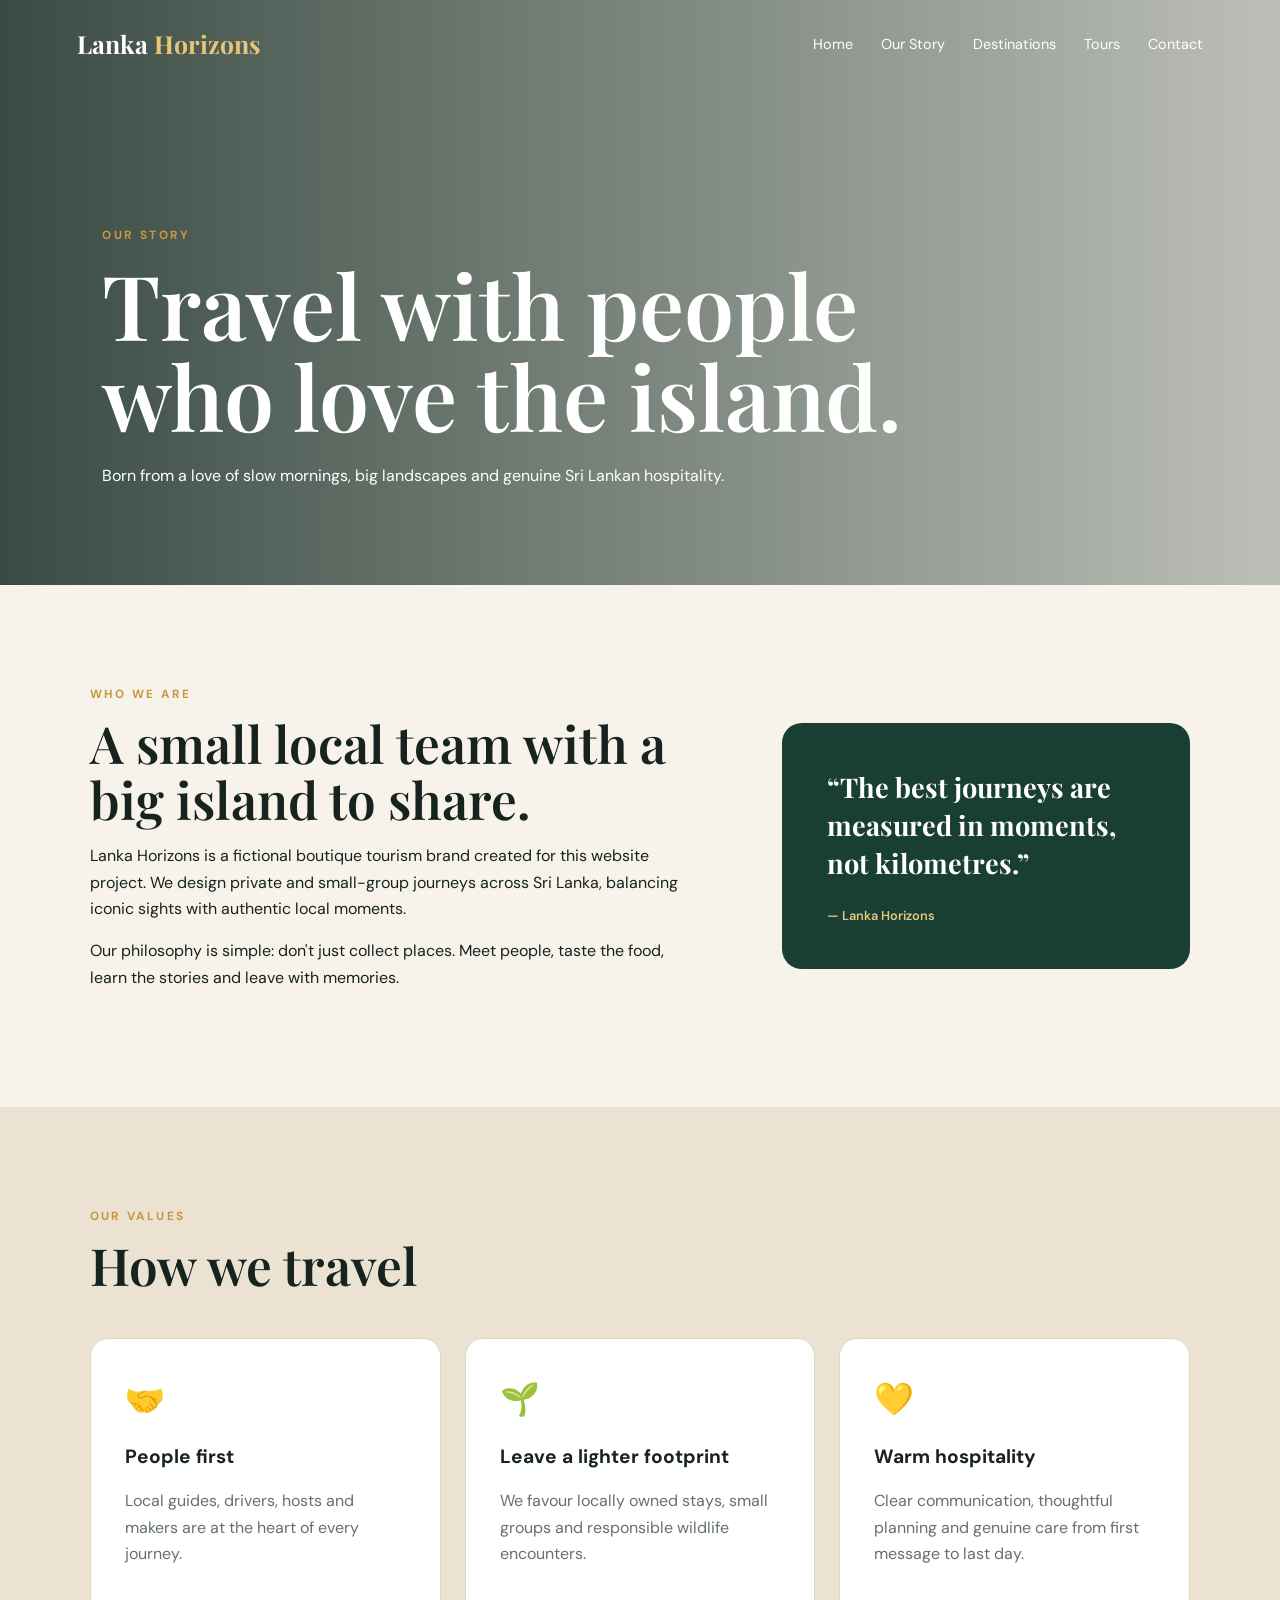
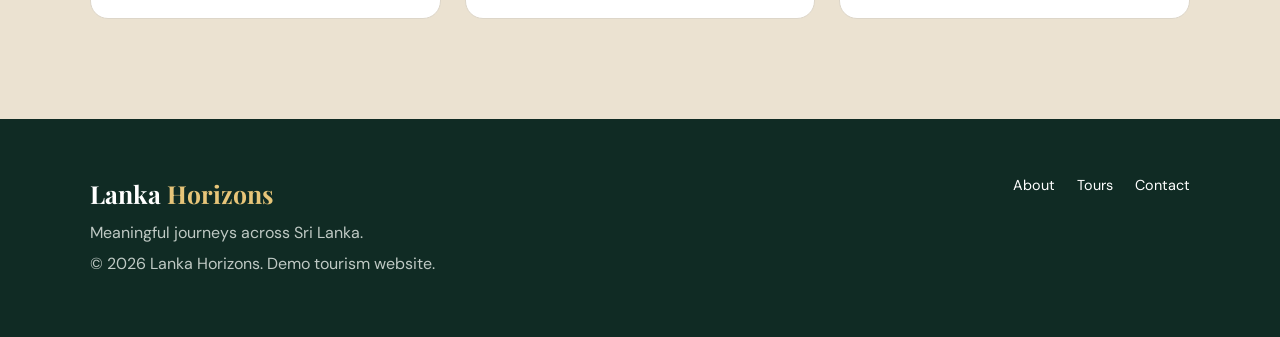
<file: about.html>
<!DOCTYPE html><html lang="en"><head><meta charset="UTF-8"><meta name="viewport" content="width=device-width,initial-scale=1"><title>About | Lanka Horizons</title><link rel="stylesheet" href="css/style.css"></head><body><div id="navbar"></div>
<section class="page-hero"><div><p class="eyebrow">OUR STORY</p><h1>Travel with people who love the island.</h1><p>Born from a love of slow mornings, big landscapes and genuine Sri Lankan hospitality.</p></div></section>
<section class="section split"><div><p class="eyebrow">WHO WE ARE</p><h2>A small local team with a big island to share.</h2><p>Lanka Horizons is a fictional boutique tourism brand created for this website project. We design private and small-group journeys across Sri Lanka, balancing iconic sights with authentic local moments.</p><p>Our philosophy is simple: don't just collect places. Meet people, taste the food, learn the stories and leave with memories.</p></div><div class="quote-box"><strong>“The best journeys are measured in moments, not kilometres.”</strong><span>— Lanka Horizons</span></div></section>
<section class="section sand"><div class="section-head"><p class="eyebrow">OUR VALUES</p><h2>How we travel</h2></div><div class="cards three"><article class="feature"><div class="icon">🤝</div><h3>People first</h3><p>Local guides, drivers, hosts and makers are at the heart of every journey.</p></article><article class="feature"><div class="icon">🌱</div><h3>Leave a lighter footprint</h3><p>We favour locally owned stays, small groups and responsible wildlife encounters.</p></article><article class="feature"><div class="icon">💛</div><h3>Warm hospitality</h3><p>Clear communication, thoughtful planning and genuine care from first message to last day.</p></article></div></section>
<div id="footer"></div><script src="js/components.js"></script><script src="js/main.js"></script></body></html>
</file>
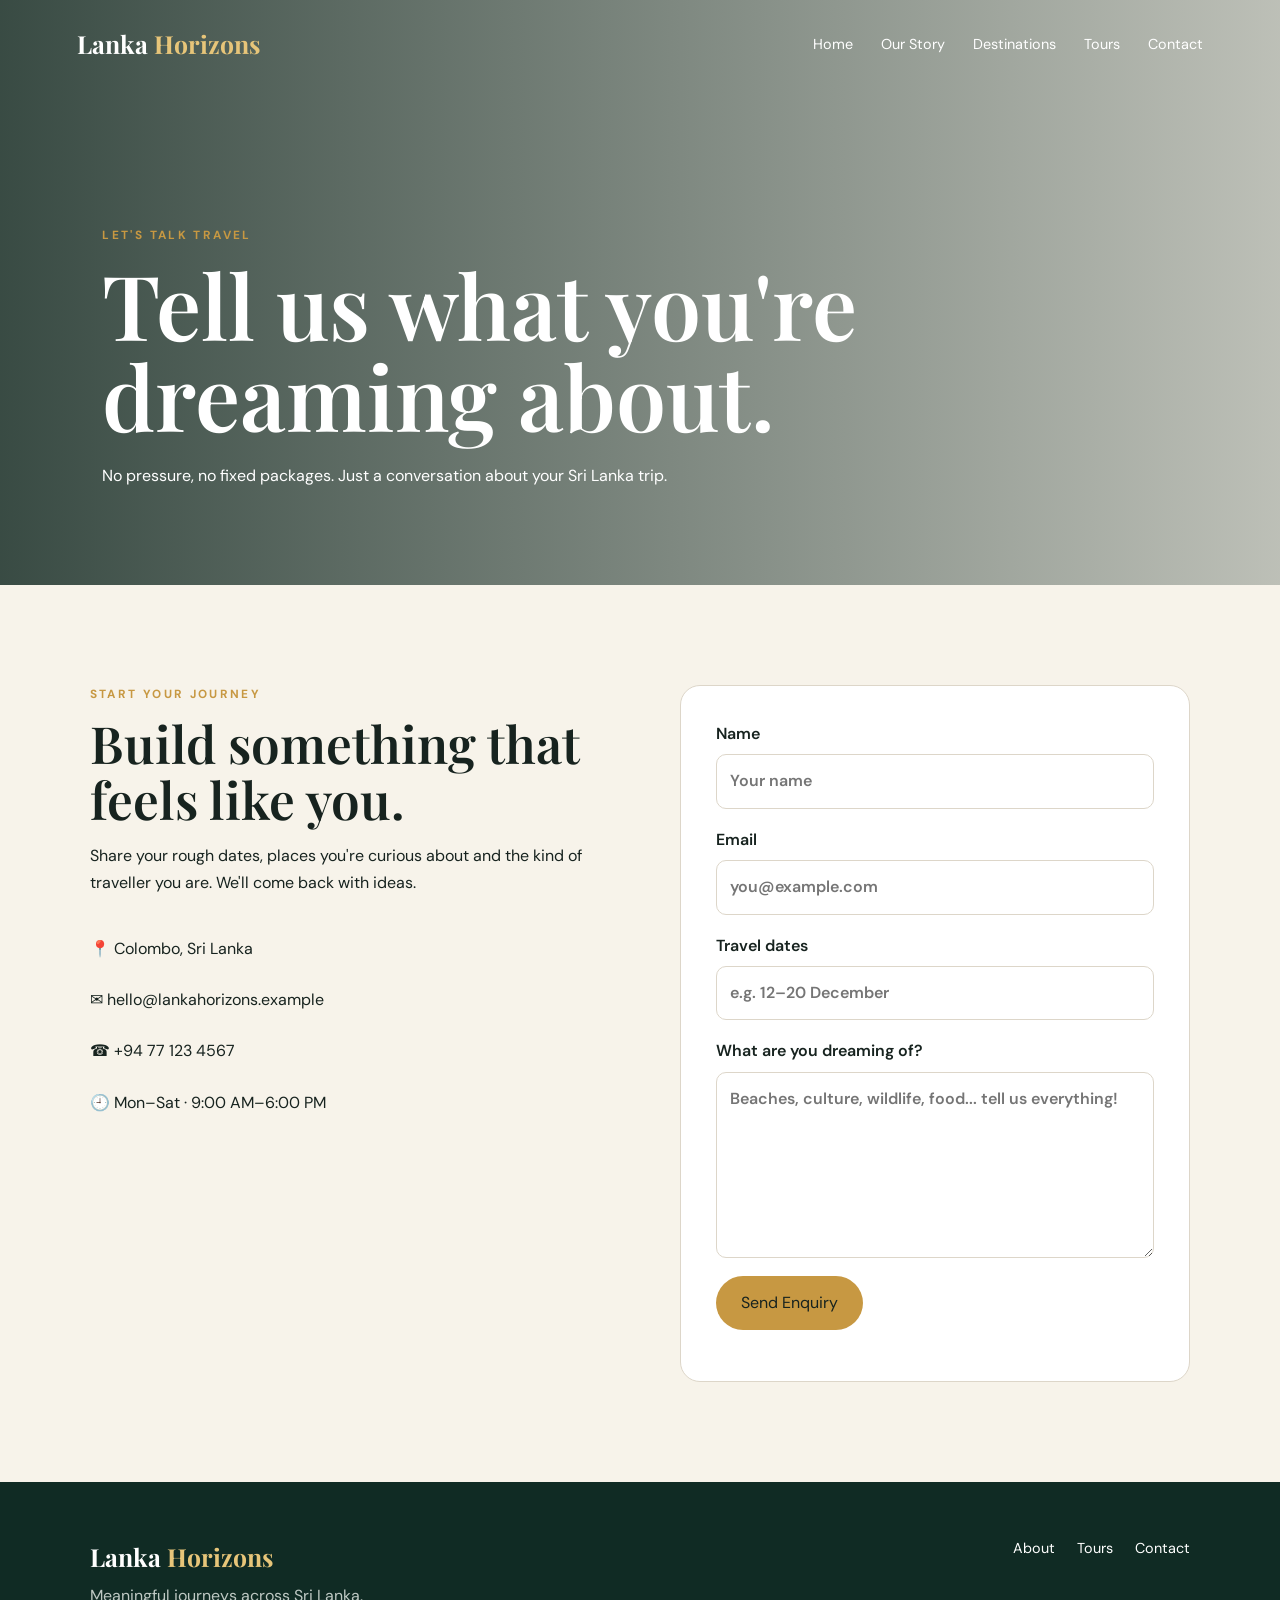
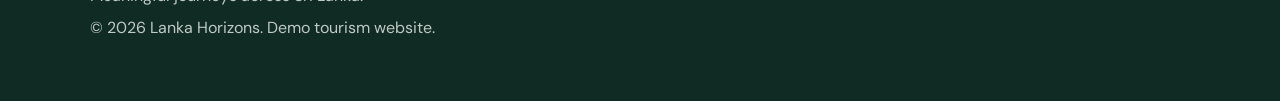
<file: contact.html>
<!DOCTYPE html><html lang="en"><head><meta charset="UTF-8"><meta name="viewport" content="width=device-width,initial-scale=1"><title>Contact | Lanka Horizons</title><link rel="stylesheet" href="css/style.css"></head><body><div id="navbar"></div>
<section class="page-hero contact-hero"><div><p class="eyebrow">LET'S TALK TRAVEL</p><h1>Tell us what you're dreaming about.</h1><p>No pressure, no fixed packages. Just a conversation about your Sri Lanka trip.</p></div></section>
<section class="section contact-grid"><div><p class="eyebrow">START YOUR JOURNEY</p><h2>Build something that feels like you.</h2><p>Share your rough dates, places you're curious about and the kind of traveller you are. We'll come back with ideas.</p><div class="contact-info"><p>📍 Colombo, Sri Lanka</p><p>✉ hello@lankahorizons.example</p><p>☎ +94 77 123 4567</p><p>🕘 Mon–Sat · 9:00 AM–6:00 PM</p></div></div>
<form id="contactForm" class="contact-form"><label>Name<input required name="name" placeholder="Your name"></label><label>Email<input required type="email" name="email" placeholder="you@example.com"></label><label>Travel dates<input name="dates" placeholder="e.g. 12–20 December"></label><label>What are you dreaming of?<textarea required name="message" rows="6" placeholder="Beaches, culture, wildlife, food... tell us everything!"></textarea></label><button class="btn primary" type="submit">Send Enquiry</button><p id="formMsg" class="form-msg"></p></form></section>
<div id="footer"></div><script src="js/components.js"></script><script src="js/main.js"></script></body></html>
</file>
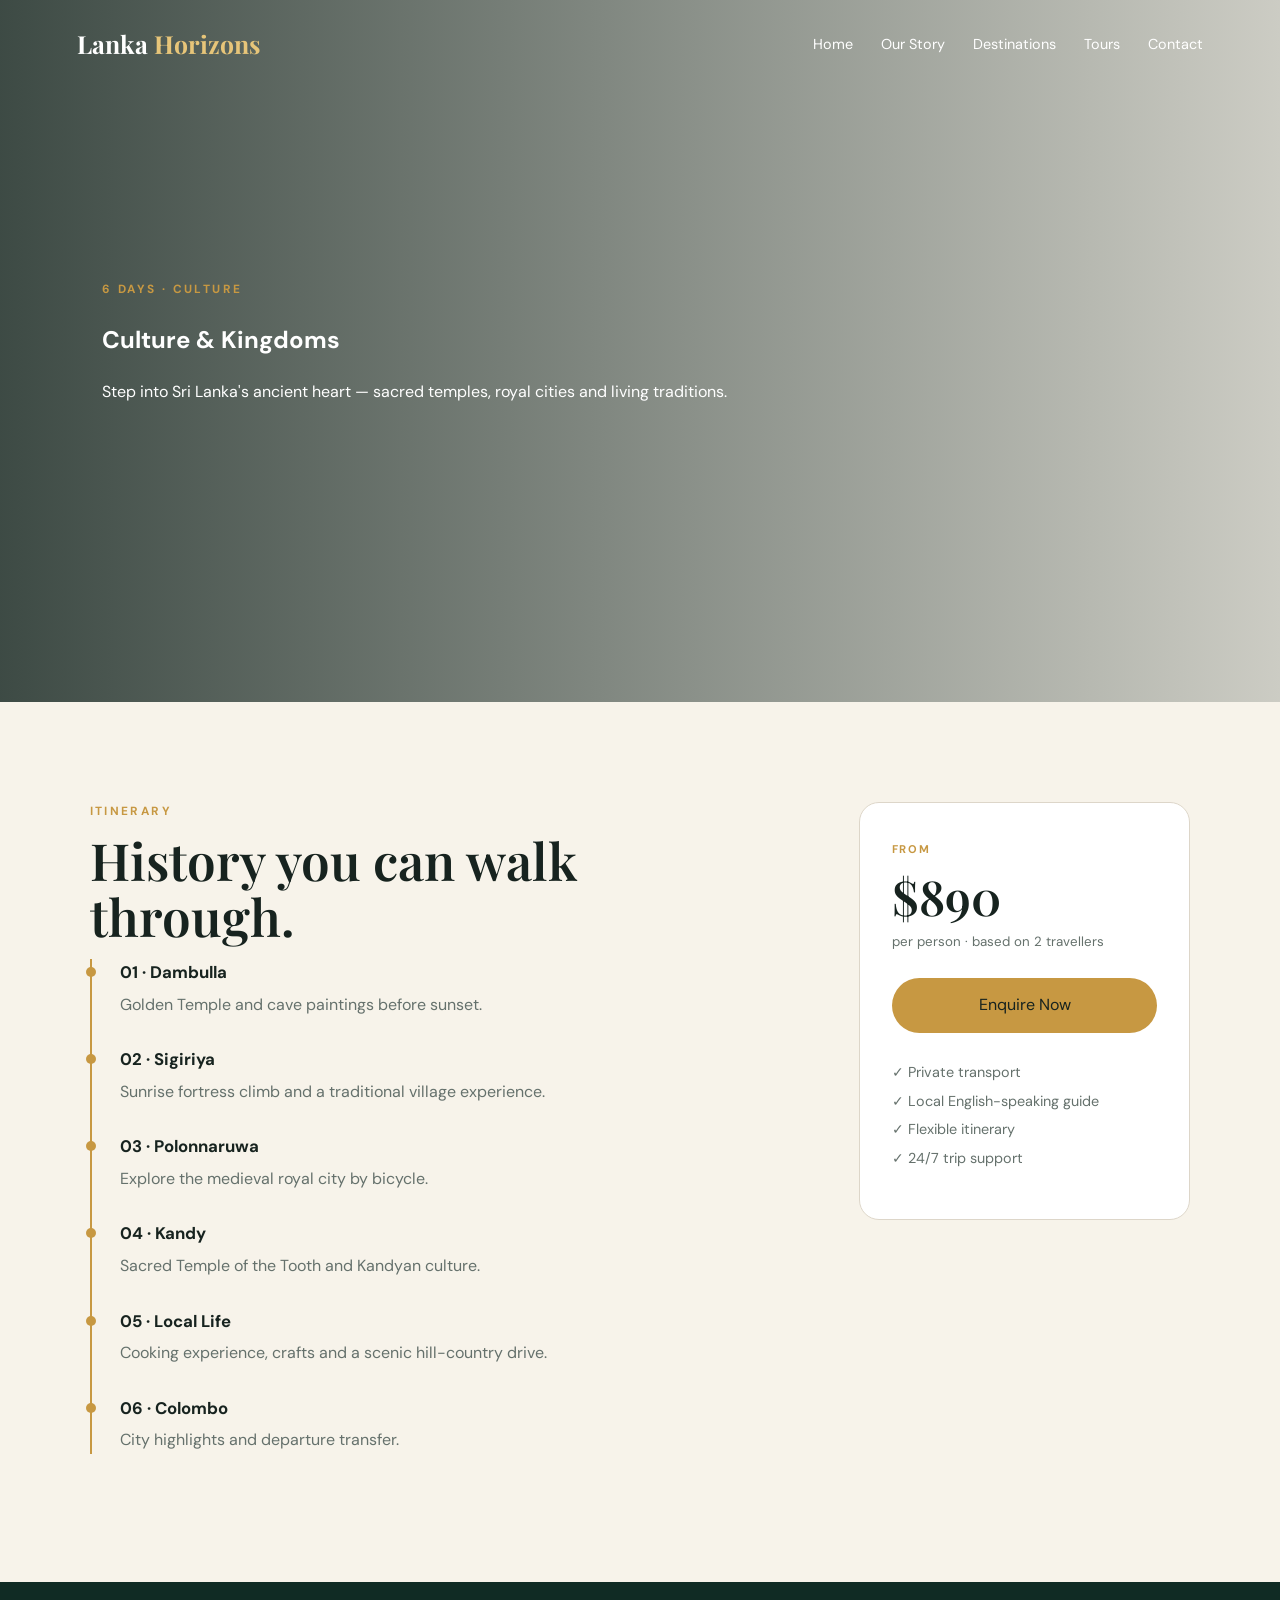
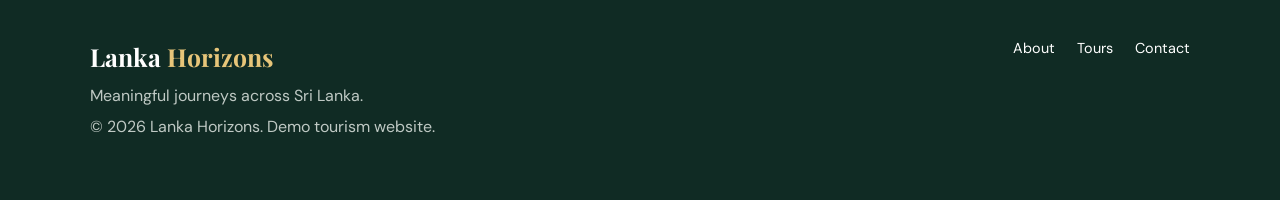
<file: tour-culture.html>
<!DOCTYPE html><html lang="en"><head><meta charset="UTF-8"><meta name="viewport" content="width=device-width,initial-scale=1"><title>Culture & Kingdoms | Lanka Horizons</title><link rel="stylesheet" href="css/style.css"></head><body><div id="navbar"></div>
<section class="tour-detail-hero" style="background-image:url('https://images.unsplash.com/photo-1548013146-72479768bada?auto=format&fit=crop&w=1800&q=90')"><div class="hero-overlay"></div><div class="hero-content"><p class="eyebrow">6 DAYS · CULTURE</p><h1>Culture & Kingdoms</h1><p>Step into Sri Lanka's ancient heart — sacred temples, royal cities and living traditions.</p></div></section>
<section class="section split tour-detail"><div><p class="eyebrow">ITINERARY</p><h2>History you can walk through.</h2><div class="timeline"><div><b>01 · Dambulla</b><p>Golden Temple and cave paintings before sunset.</p></div><div><b>02 · Sigiriya</b><p>Sunrise fortress climb and a traditional village experience.</p></div><div><b>03 · Polonnaruwa</b><p>Explore the medieval royal city by bicycle.</p></div><div><b>04 · Kandy</b><p>Sacred Temple of the Tooth and Kandyan culture.</p></div><div><b>05 · Local Life</b><p>Cooking experience, crafts and a scenic hill-country drive.</p></div><div><b>06 · Colombo</b><p>City highlights and departure transfer.</p></div></div></div><aside class="booking-card"><span>FROM</span><strong>$890</strong><small>per person · based on 2 travellers</small><a class="btn primary" href="contact.html">Enquire Now</a><p>✓ Private transport<br>✓ Local English-speaking guide<br>✓ Flexible itinerary<br>✓ 24/7 trip support</p></aside></div></section>
<div id="footer"></div><script src="js/components.js"></script><script src="js/main.js"></script></body></html>
</file>
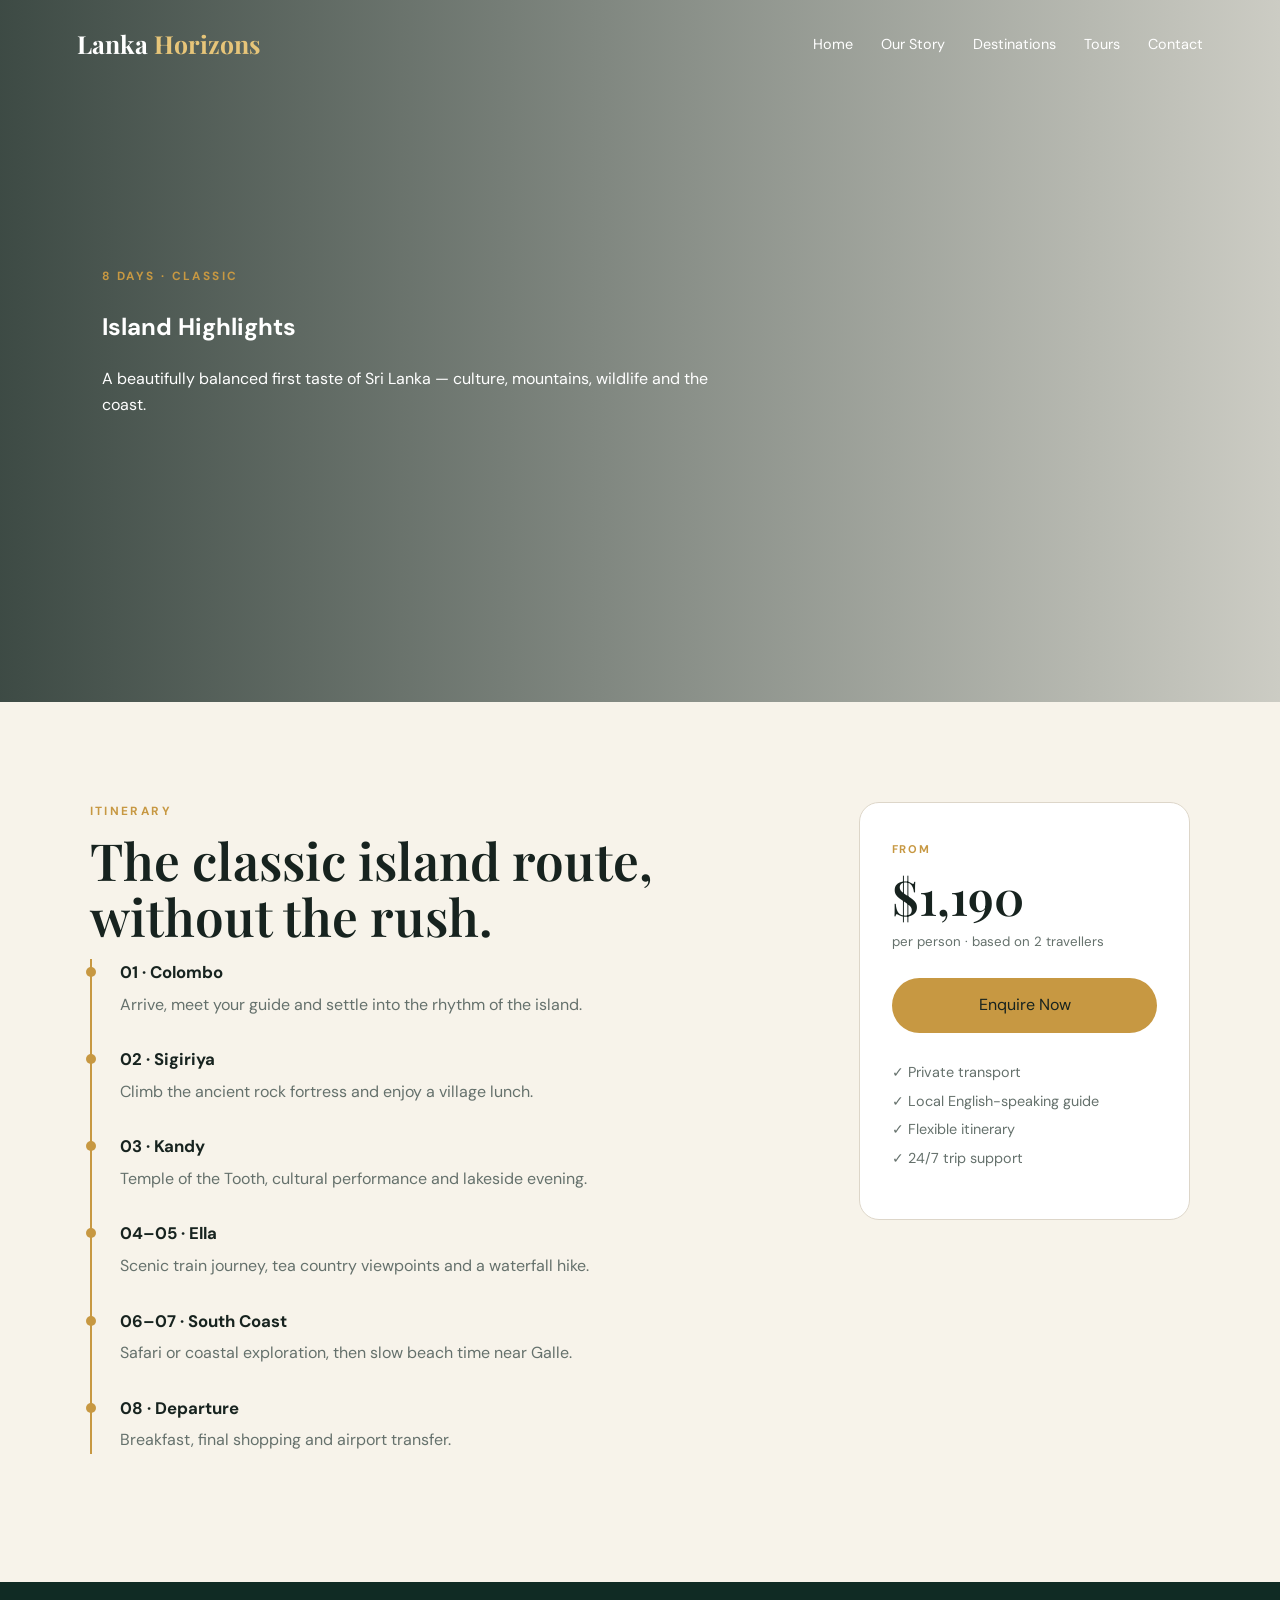
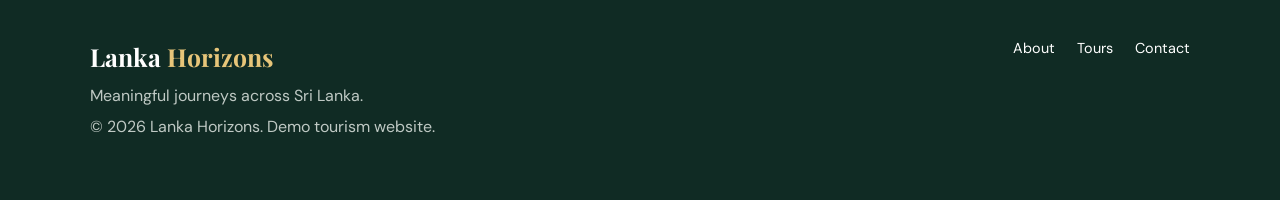
<file: tour-island-highlights.html>
<!DOCTYPE html><html lang="en"><head><meta charset="UTF-8"><meta name="viewport" content="width=device-width,initial-scale=1"><title>Island Highlights | Lanka Horizons</title><link rel="stylesheet" href="css/style.css"></head><body><div id="navbar"></div>
<section class="tour-detail-hero" style="background-image:url('https://images.unsplash.com/photo-1586613831168-2b5d5b0f0a4b?auto=format&fit=crop&w=1800&q=90')"><div class="hero-overlay"></div><div class="hero-content"><p class="eyebrow">8 DAYS · CLASSIC</p><h1>Island Highlights</h1><p>A beautifully balanced first taste of Sri Lanka — culture, mountains, wildlife and the coast.</p></div></section>
<section class="section split tour-detail"><div><p class="eyebrow">ITINERARY</p><h2>The classic island route, without the rush.</h2><div class="timeline"><div><b>01 · Colombo</b><p>Arrive, meet your guide and settle into the rhythm of the island.</p></div><div><b>02 · Sigiriya</b><p>Climb the ancient rock fortress and enjoy a village lunch.</p></div><div><b>03 · Kandy</b><p>Temple of the Tooth, cultural performance and lakeside evening.</p></div><div><b>04–05 · Ella</b><p>Scenic train journey, tea country viewpoints and a waterfall hike.</p></div><div><b>06–07 · South Coast</b><p>Safari or coastal exploration, then slow beach time near Galle.</p></div><div><b>08 · Departure</b><p>Breakfast, final shopping and airport transfer.</p></div></div></div><aside class="booking-card"><span>FROM</span><strong>$1,190</strong><small>per person · based on 2 travellers</small><a class="btn primary" href="contact.html">Enquire Now</a><p>✓ Private transport<br>✓ Local English-speaking guide<br>✓ Flexible itinerary<br>✓ 24/7 trip support</p></aside></div></section>
<div id="footer"></div><script src="js/components.js"></script><script src="js/main.js"></script></body></html>
</file>
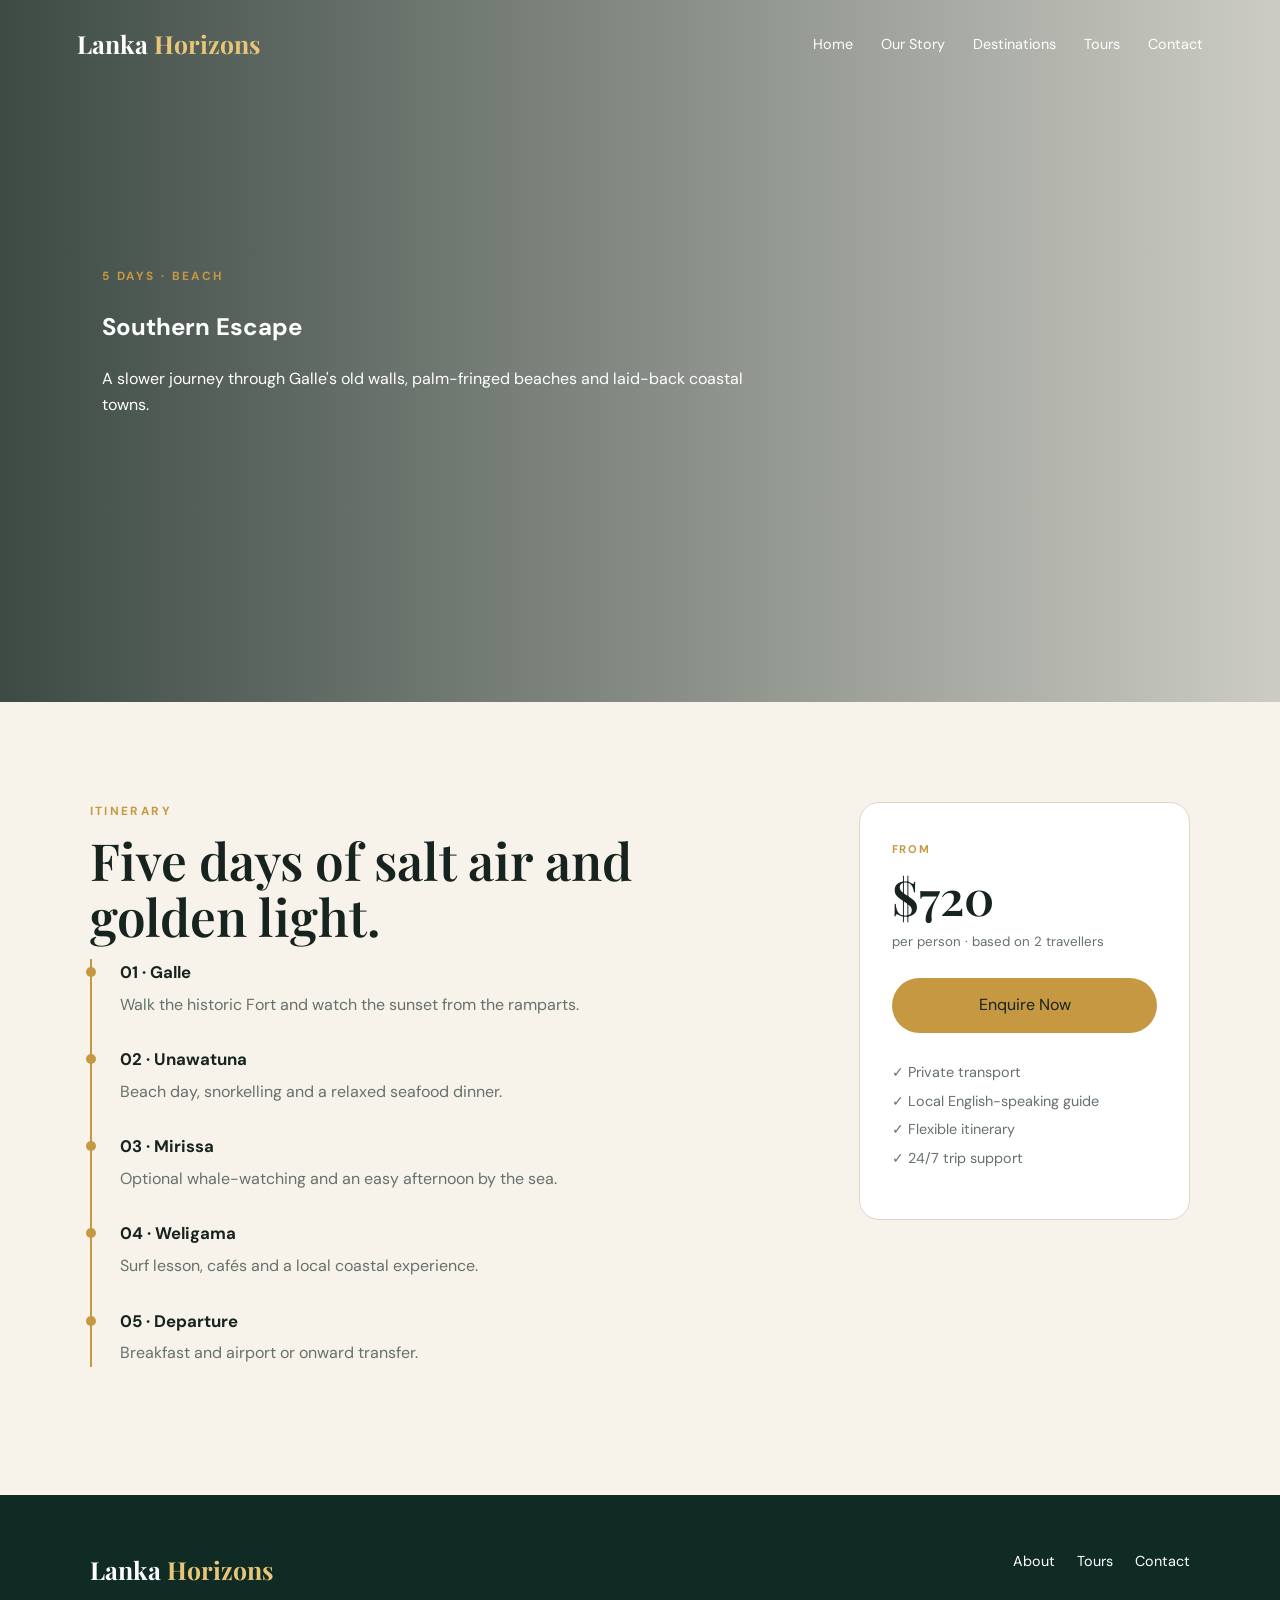
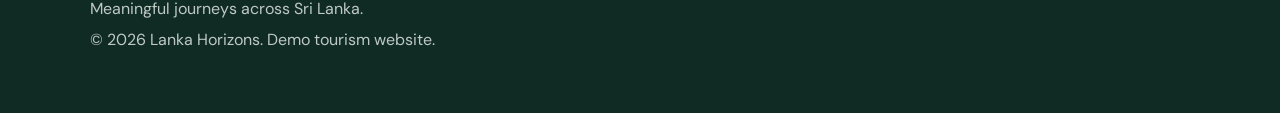
<file: tour-south.html>
<!DOCTYPE html><html lang="en"><head><meta charset="UTF-8"><meta name="viewport" content="width=device-width,initial-scale=1"><title>Southern Escape | Lanka Horizons</title><link rel="stylesheet" href="css/style.css"></head><body><div id="navbar"></div>
<section class="tour-detail-hero" style="background-image:url('https://images.unsplash.com/photo-1507525428034-b723cf961d3e?auto=format&fit=crop&w=1800&q=90')"><div class="hero-overlay"></div><div class="hero-content"><p class="eyebrow">5 DAYS · BEACH</p><h1>Southern Escape</h1><p>A slower journey through Galle's old walls, palm-fringed beaches and laid-back coastal towns.</p></div></section>
<section class="section split tour-detail"><div><p class="eyebrow">ITINERARY</p><h2>Five days of salt air and golden light.</h2><div class="timeline"><div><b>01 · Galle</b><p>Walk the historic Fort and watch the sunset from the ramparts.</p></div><div><b>02 · Unawatuna</b><p>Beach day, snorkelling and a relaxed seafood dinner.</p></div><div><b>03 · Mirissa</b><p>Optional whale-watching and an easy afternoon by the sea.</p></div><div><b>04 · Weligama</b><p>Surf lesson, cafés and a local coastal experience.</p></div><div><b>05 · Departure</b><p>Breakfast and airport or onward transfer.</p></div></div></div><aside class="booking-card"><span>FROM</span><strong>$720</strong><small>per person · based on 2 travellers</small><a class="btn primary" href="contact.html">Enquire Now</a><p>✓ Private transport<br>✓ Local English-speaking guide<br>✓ Flexible itinerary<br>✓ 24/7 trip support</p></aside></div></section>
<div id="footer"></div><script src="js/components.js"></script><script src="js/main.js"></script></body></html>
</file>
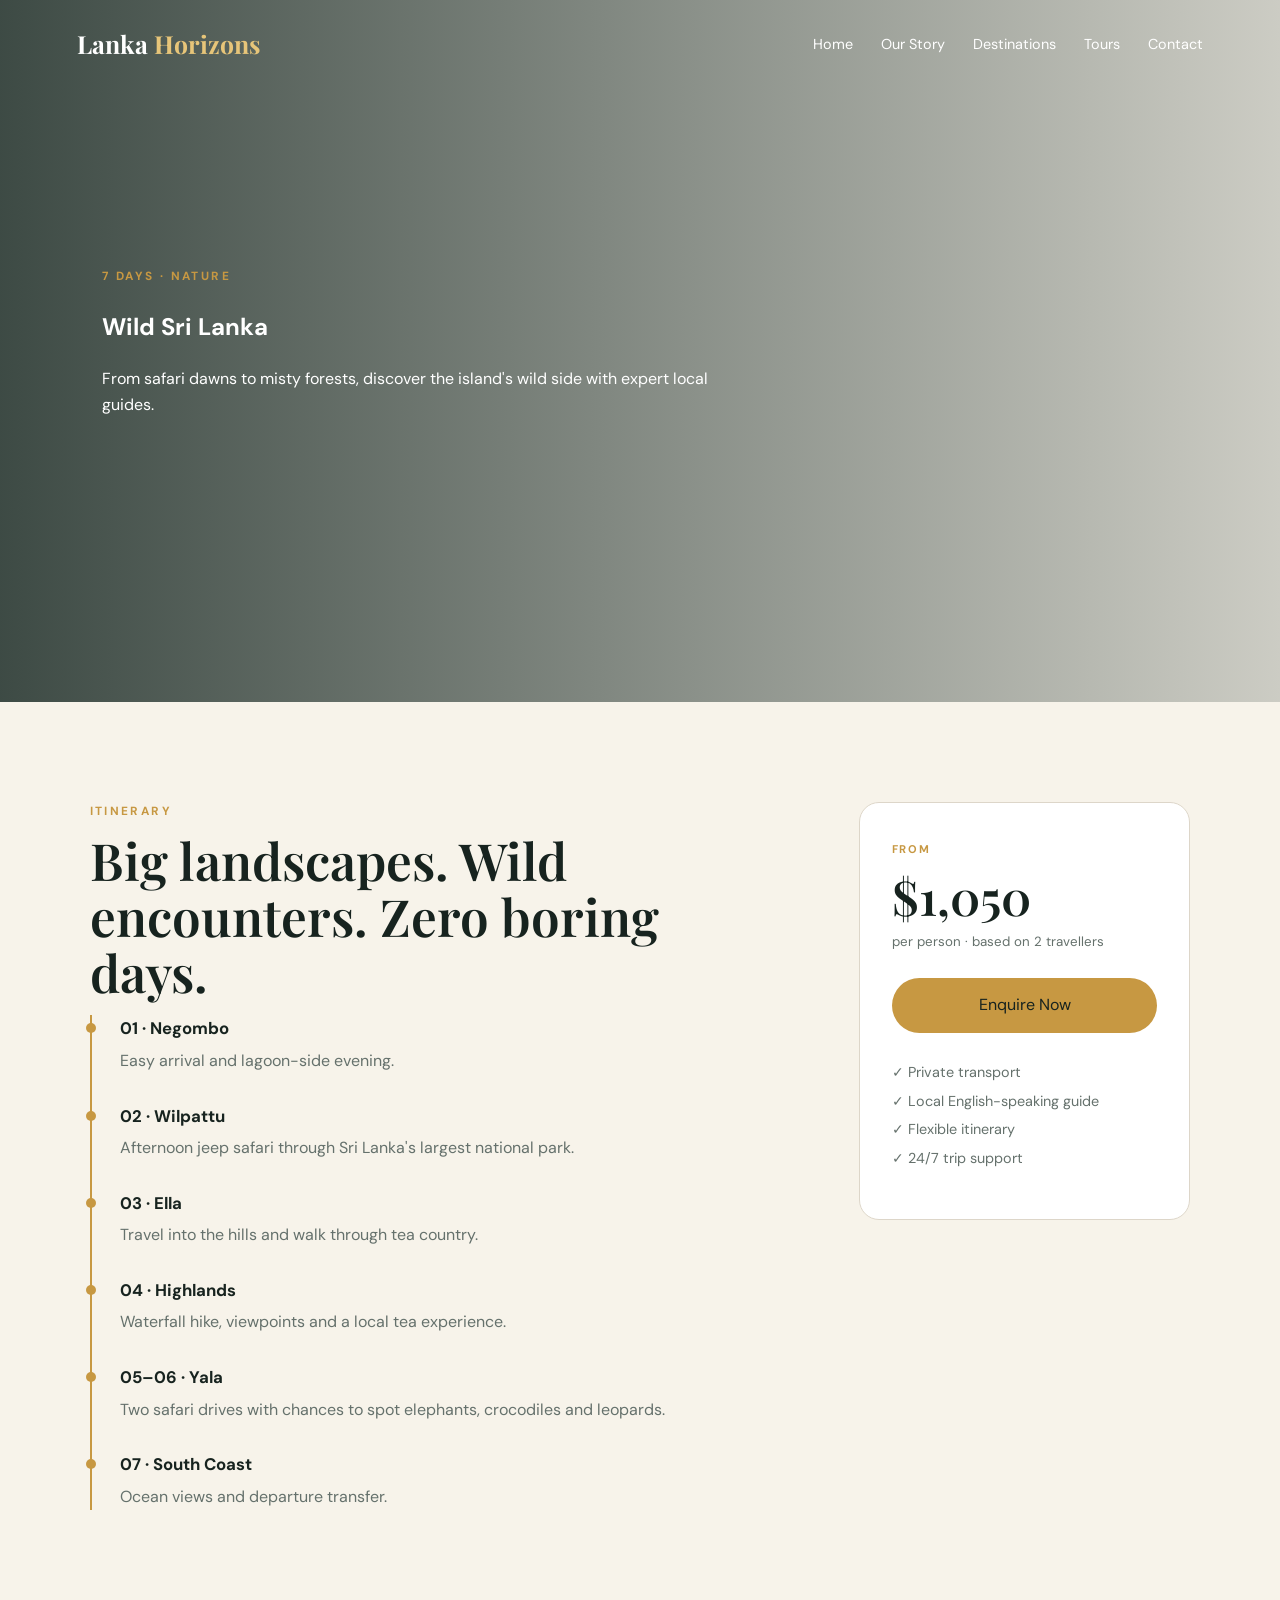
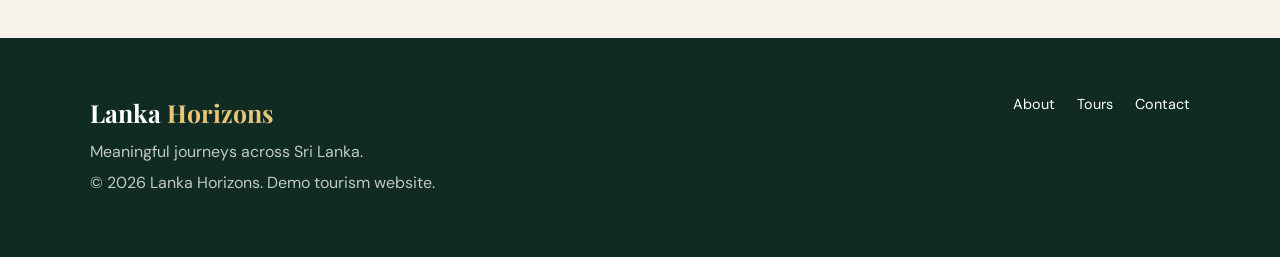
<file: tour-wild.html>
<!DOCTYPE html><html lang="en"><head><meta charset="UTF-8"><meta name="viewport" content="width=device-width,initial-scale=1"><title>Wild Sri Lanka | Lanka Horizons</title><link rel="stylesheet" href="css/style.css"></head><body><div id="navbar"></div>
<section class="tour-detail-hero" style="background-image:url('https://images.unsplash.com/photo-1500534623283-312aade485b7?auto=format&fit=crop&w=1800&q=90')"><div class="hero-overlay"></div><div class="hero-content"><p class="eyebrow">7 DAYS · NATURE</p><h1>Wild Sri Lanka</h1><p>From safari dawns to misty forests, discover the island's wild side with expert local guides.</p></div></section>
<section class="section split tour-detail"><div><p class="eyebrow">ITINERARY</p><h2>Big landscapes. Wild encounters. Zero boring days.</h2><div class="timeline"><div><b>01 · Negombo</b><p>Easy arrival and lagoon-side evening.</p></div><div><b>02 · Wilpattu</b><p>Afternoon jeep safari through Sri Lanka's largest national park.</p></div><div><b>03 · Ella</b><p>Travel into the hills and walk through tea country.</p></div><div><b>04 · Highlands</b><p>Waterfall hike, viewpoints and a local tea experience.</p></div><div><b>05–06 · Yala</b><p>Two safari drives with chances to spot elephants, crocodiles and leopards.</p></div><div><b>07 · South Coast</b><p>Ocean views and departure transfer.</p></div></div></div><aside class="booking-card"><span>FROM</span><strong>$1,050</strong><small>per person · based on 2 travellers</small><a class="btn primary" href="contact.html">Enquire Now</a><p>✓ Private transport<br>✓ Local English-speaking guide<br>✓ Flexible itinerary<br>✓ 24/7 trip support</p></aside></div></section>
<div id="footer"></div><script src="js/components.js"></script><script src="js/main.js"></script></body></html>
</file>
<file: css/style.css>
@import url('https://fonts.googleapis.com/css2?family=DM+Sans:wght@400;500;600;700&family=Playfair+Display:wght@500;600;700&display=swap');
:root{--ink:#17231f;--muted:#65716c;--cream:#f7f3ea;--sand:#ebe2d1;--green:#193f35;--gold:#c79842;--white:#fff;--line:#ddd6c9}*{box-sizing:border-box}html{scroll-behavior:smooth}body{margin:0;color:var(--ink);font-family:'DM Sans',sans-serif;background:var(--cream);line-height:1.65}a{color:inherit;text-decoration:none}.nav{position:absolute;top:0;left:0;right:0;z-index:10;display:flex;align-items:center;justify-content:space-between;padding:24px 6%;color:white}.logo{font-family:'Playfair Display';font-size:1.55rem;font-weight:700}.logo span{color:#e7c579}.nav-links{display:flex;gap:28px;align-items:center}.nav-links a{font-size:.9rem}.nav-links a:hover{color:#e7c579}.menu{display:none;background:none;border:0;color:white;font-size:1.7rem}.hero{min-height:92vh;position:relative;background-size:cover;background-position:center;display:flex;align-items:center;color:white}.home-hero{background-image:url('https://images.unsplash.com/photo-1544735716-392fe2489ffa?auto=format&fit=crop&w=2000&q=90')}.hero-overlay{position:absolute;inset:0;background:linear-gradient(90deg,rgba(9,27,22,.78),rgba(9,27,22,.18))}.hero-content{position:relative;z-index:1;max-width:850px;padding:120px 8%}.hero h1,.page-hero h1{font:600 clamp(3rem,7vw,6.2rem)/1.02 'Playfair Display';margin:12px 0 22px}.hero h1 span{color:#e7c579}.hero p:not(.eyebrow){font-size:1.1rem;max-width:650px}.eyebrow{font-size:.74rem;letter-spacing:.2em;font-weight:700;color:var(--gold);margin:0 0 10px}.hero .eyebrow{color:#e7c579}.hero-actions{display:flex;gap:14px;margin-top:32px}.btn{display:inline-block;padding:13px 24px;border-radius:100px;font-weight:700;border:1px solid transparent;cursor:pointer;font:inherit}.primary{background:var(--gold);color:#17231f}.primary:hover{filter:brightness(1.08)}.ghost{border-color:rgba(255,255,255,.55);color:white}.section{padding:100px 7%}.section-head{max-width:680px;margin-bottom:45px}.section h2,.split h2{font:600 clamp(2rem,4vw,3.5rem)/1.1 'Playfair Display';margin:8px 0 15px}.cards{display:grid;gap:24px}.three{grid-template-columns:repeat(3,1fr)}.feature{background:white;padding:34px;border:1px solid var(--line);border-radius:18px}.icon{font-size:2rem;margin-bottom:15px}.feature h3{font-size:1.2rem;margin:0 0 8px}.feature p,.tour-body p,.destination p{color:var(--muted)}.split-banner{padding:110px 8%;color:white;background:linear-gradient(90deg,rgba(17,54,44,.95),rgba(17,54,44,.72)),url('https://images.unsplash.com/photo-1528181304800-259b08848526?auto=format&fit=crop&w=1800&q=85') center/cover}.split-banner>div{max-width:650px}.text-link,.tour-body a,.destination a{font-weight:700;color:var(--gold)}.tour-card{background:white;border-radius:18px;overflow:hidden;border:1px solid var(--line);transition:.25s}.tour-card:hover{transform:translateY(-5px);box-shadow:0 18px 45px rgba(20,30,25,.12)}.tour-card img{width:100%;height:245px;object-fit:cover}.tour-body{padding:24px}.tour-body span,.destination span,.booking-card span{font-size:.7rem;letter-spacing:.16em;font-weight:700;color:var(--gold)}.tour-body h3{font:600 1.65rem 'Playfair Display';margin:8px 0}.cta{margin:0 7% 80px;padding:60px 6%;border-radius:24px;background:var(--green);color:white;display:flex;align-items:center;justify-content:space-between;gap:30px}.page-hero{min-height:65vh;padding:130px 8% 80px;display:flex;align-items:end;color:white;background:linear-gradient(90deg,rgba(15,38,31,.82),rgba(15,38,31,.25)),url('https://images.unsplash.com/photo-1500530855697-b586d89ba3ee?auto=format&fit=crop&w=2000&q=90') center/cover}.page-hero>div{max-width:800px}.destinations-hero{background-image:linear-gradient(90deg,rgba(15,38,31,.82),rgba(15,38,31,.25)),url('https://images.unsplash.com/photo-1544735716-392fe2489ffa?auto=format&fit=crop&w=2000&q=90')}.tours-hero{background-image:linear-gradient(90deg,rgba(15,38,31,.82),rgba(15,38,31,.25)),url('https://images.unsplash.com/photo-1530789253388-582c481c54b0?auto=format&fit=crop&w=2000&q=90')}.contact-hero{background-image:linear-gradient(90deg,rgba(15,38,31,.82),rgba(15,38,31,.25)),url('https://images.unsplash.com/photo-1507525428034-b723cf961d3e?auto=format&fit=crop&w=2000&q=90')}.split{display:grid;grid-template-columns:1.2fr .8fr;gap:80px;align-items:center}.quote-box{background:var(--green);color:white;padding:45px;border-radius:20px;font:500 1.7rem/1.4 'Playfair Display'}.quote-box span{display:block;font:600 .8rem 'DM Sans';color:#e7c579;margin-top:25px}.sand{background:var(--sand)}.dest-grid{display:grid;grid-template-columns:1fr 1fr;gap:28px}.destination{background:white;border-radius:20px;overflow:hidden;border:1px solid var(--line)}.destination img{width:100%;height:280px;object-fit:cover}.destination div{padding:26px}.destination h2{font:600 1.8rem 'Playfair Display';margin:8px 0}.filters{display:flex;gap:10px;margin-bottom:30px}.filter{border:1px solid var(--line);background:white;border-radius:100px;padding:10px 18px;cursor:pointer}.filter.active{background:var(--green);color:white}.tour-detail-hero{min-height:78vh;background-size:cover;background-position:center;position:relative;color:white;display:flex;align-items:center}.tour-detail{grid-template-columns:1.35fr .65fr}.timeline{border-left:2px solid var(--gold);padding-left:28px}.timeline>div{position:relative;margin:0 0 28px}.timeline>div:before{content:'';position:absolute;width:10px;height:10px;border-radius:50%;background:var(--gold);left:-34px;top:8px}.timeline b{font-size:1.05rem}.timeline p{color:var(--muted);margin:5px 0}.booking-card{background:white;padding:32px;border-radius:20px;border:1px solid var(--line);position:sticky;top:30px;align-self:start}.booking-card strong{display:block;font:600 3rem 'Playfair Display';margin:3px 0}.booking-card small{color:var(--muted);display:block;margin-bottom:25px}.booking-card .btn{width:100%;text-align:center}.booking-card p{font-size:.9rem;color:var(--muted);line-height:2;margin-top:25px}.contact-grid{display:grid;grid-template-columns:1fr 1fr;gap:80px}.contact-info{margin-top:35px;line-height:2.2}.contact-form{background:white;padding:35px;border-radius:20px;border:1px solid var(--line)}label{display:block;font-weight:600;margin-bottom:18px}input,textarea{display:block;width:100%;margin-top:7px;border:1px solid var(--line);border-radius:10px;padding:13px;font:inherit;background:#fff}textarea{resize:vertical}.form-msg{font-weight:600;color:var(--green)}footer{background:#102b24;color:white;padding:55px 7%;display:flex;justify-content:space-between;gap:30px}footer p{color:#bfc9c4;margin:5px 0}.footer-links{display:flex;gap:22px;font-size:.9rem}@media(max-width:800px){.nav{padding:20px 5%}.nav-links{display:none;position:absolute;top:70px;left:5%;right:5%;background:var(--green);padding:20px;flex-direction:column;align-items:flex-start;border-radius:14px}.nav-links.open{display:flex}.menu{display:block}.three,.split,.contact-grid,.dest-grid,.tour-detail{grid-template-columns:1fr}.section{padding:70px 6%}.hero-content{padding:120px 6%}.hero h1,.page-hero h1{font-size:3.3rem}.cta{margin:0 5% 60px;flex-direction:column;align-items:flex-start}footer{flex-direction:column}.page-hero{min-height:60vh}.tour-card img{height:220px}}
</file>
